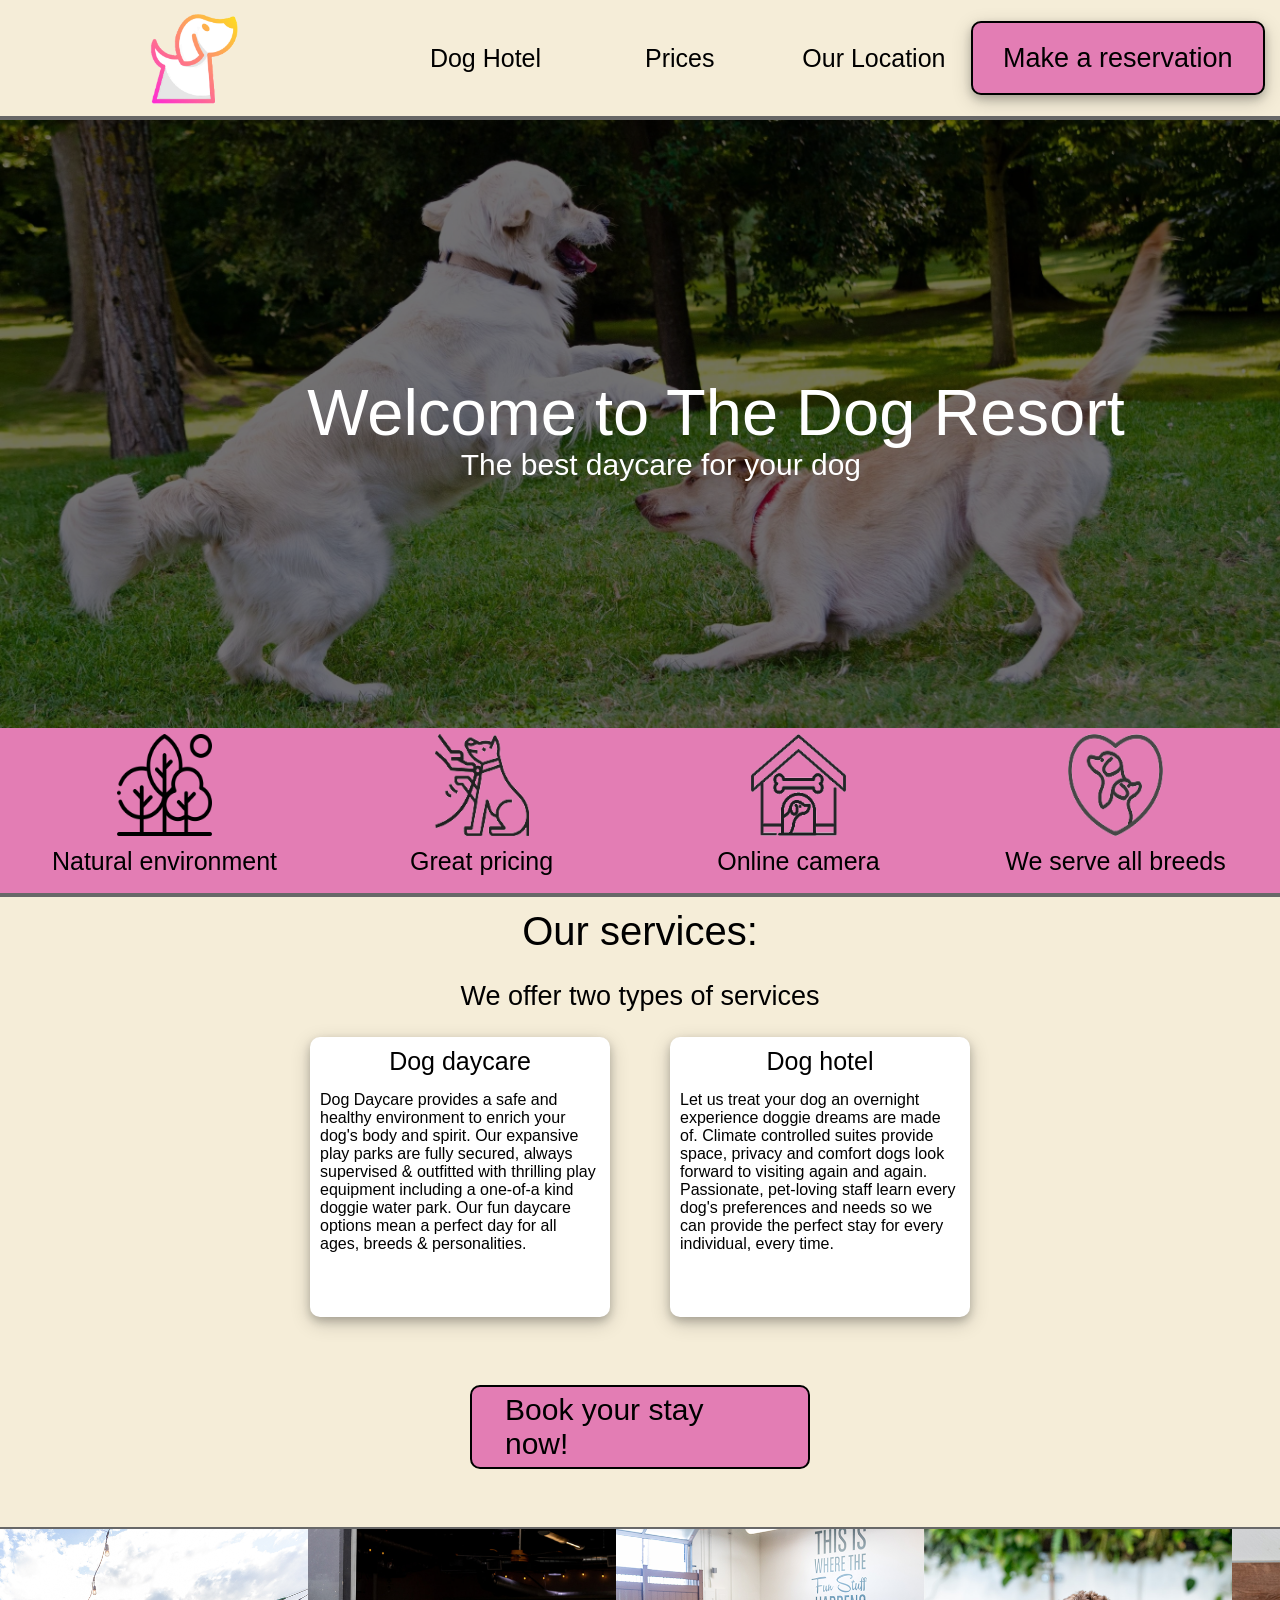
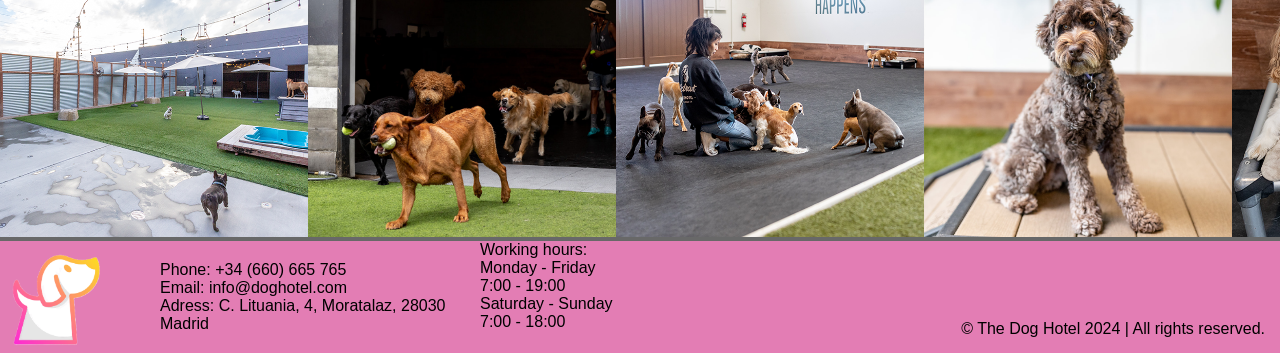
<file: index.html>
<!DOCTYPE html>
<html lang="en">
<head>
    <meta charset="UTF-8">
    <meta name="viewport" content="width=device-width, initial-scale=1.0">
    <link rel="shortcut icon" href="pics/Picture1.png" type="image/x-icon">
    <link rel="stylesheet" href="final_main.css">
    <title>The Dog Hotel</title>
</head>

<body>
    <div class="header">
        <a href="final_main.html"><img class="small_logo" src="pics/Picture1.png" alt="dog logo"></a>
        <a class="header_links" href="final_doghotel/final_doghotel.html">Dog Hotel</a>
        <a class="header_links" href="final_prices/final_prices.html">Prices</a>
        <a class="header_links" href="final_map/final_map.html">Our Location</a>
        <a class="header_button" href="final_reservation/final_reservation.html">Make a reservation</a>
    </div>


    <div class="pic_welcome">
        <img class="dogs_play" src="pics/big_main_dogs.jpg" alt="dogs play">
        <div class="welcome">Welcome to The Dog Resort</div>
        <div class="best">The best daycare for your dog</div>
    </div>
    <div class="hotel_pros">
        <img class="icon" src="pics/nature.png" alt="nature icon">
        <img class="icon" src="pics/dog-training-icon.png" alt="dog icon">
        <img class="icon" src="pics/dog-boarding-icon.png" alt="dog icon">
        <img class="icon" src="pics/dog-daycare-icon.png" alt="dog icon">
        <p class="sign">Natural environment</p>
        <p class="sign">Great pricing</p>
        <p class="sign">Online camera</p>
        <p class="sign">We serve all breeds</p>
    </div>


    <div class="services">
        <p class="our">Our services:</p>
        <p class="two">We offer two types of services</p>
        <div class="twin_daycare">
            <p class="daycare_heading">Dog daycare</p>
            <p class="daycare_text">Dog Daycare provides a safe and healthy environment to enrich your dog's body and spirit. Our expansive play parks are fully secured, always supervised & 
                outfitted with thrilling play equipment including a one-of-a kind doggie water park. Our fun daycare options mean a perfect day for all ages, breeds & 
                personalities.</p>
        </div>
        <div class="twin_hotel">
            <p class="hotel_heading">Dog hotel</p>
            <p class="hotel_text">Let us treat your dog an overnight experience doggie dreams are made of. Climate controlled suites provide space, privacy and comfort dogs look 
                forward to visiting again and again. Passionate, pet-loving staff learn every dog's preferences and needs so we can provide the perfect stay for 
                every individual, every time.</p>
        </div>
        <a class="services_button" href="final_reservation/final_reservation.html">Book your stay now!</a>
    </div>

    
    <div class="end_pics">
        <img class="dog_pics" src="pics/1.webp" alt="1">
        <img class="dog_pics" src="pics/2.jpg" alt="2">
        <img class="dog_pics" src="pics/3.webp" alt="3">
        <img class="dog_pics" src="pics/4.webp" alt="4">
        <img class="dog_pics" src="pics/5.webp" alt="5">
    </div>


    <div class="footer">
        <img class="small_logo" src="pics/Picture1.png" alt="dog logo">
        <p class="info">Phone: +34 (660) 665 765 <br> Email: info@doghotel.com <br> Adress: C. Lituania, 4, Moratalaz, 28030 Madrid</p>
        <p class="working_hours"> Working hours: <br> Monday - Friday <br> 7:00 - 19:00 <br> Saturday - Sunday <br> 7:00 - 18:00</p>
        <p class="rights">© The Dog Hotel 2024 | All rights reserved.</p>
    </div>
</body>
</html>
</file>
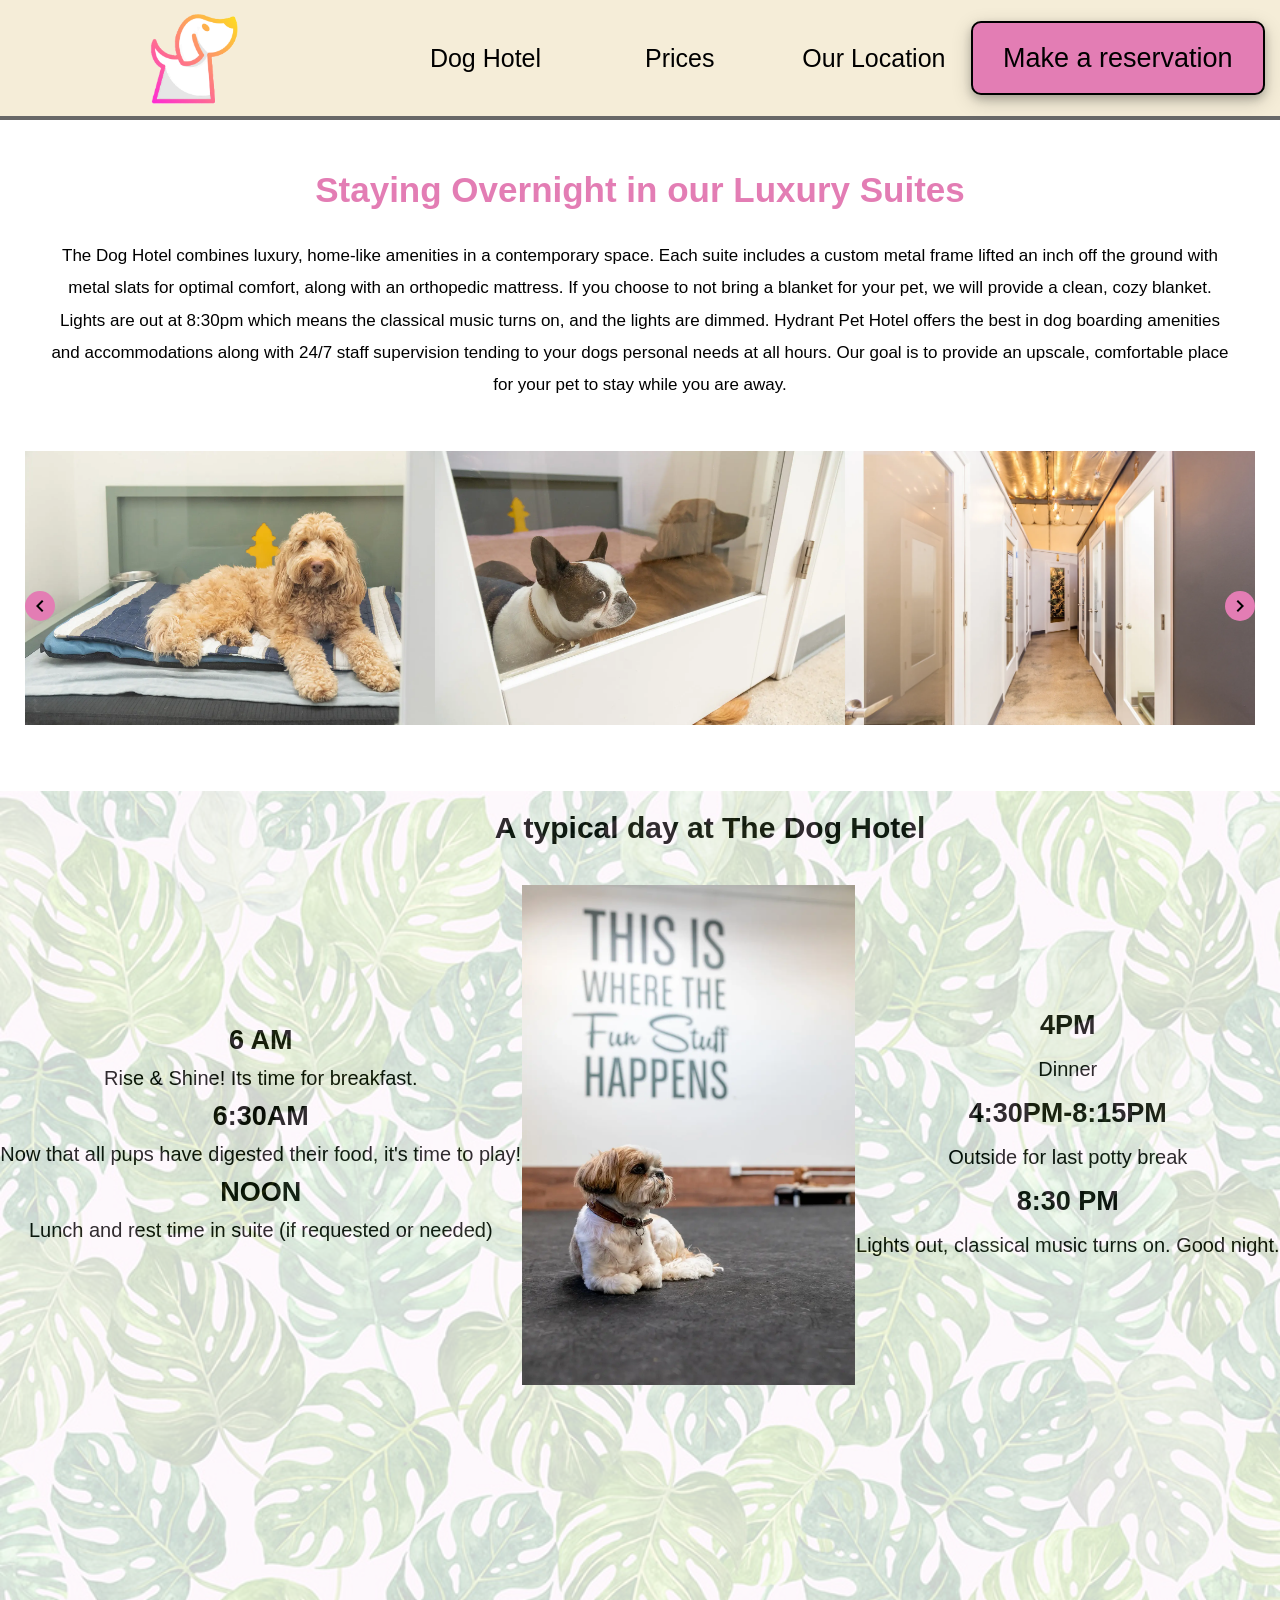
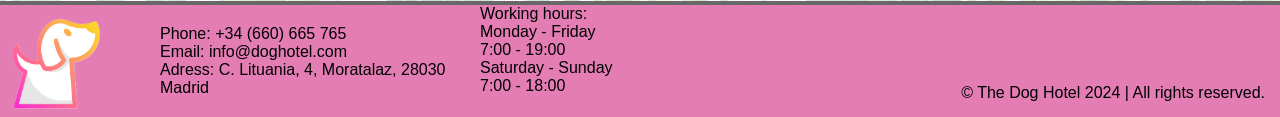
<file: final_doghotel/final_doghotel.html>
<!DOCTYPE html>
<html lang="en">
<head>
  <meta charset="UTF-8">
  <meta name="viewport" content="width=device-width, initial-scale=1.0">
  <title>Our hotel</title>
  <link rel="shortcut icon" href="pics/Picture1.png" type="image/x-icon">
  <link rel="stylesheet" href="final_doghotel.css">
  <script src="https://code.jquery.com/jquery-3.6.4.min.js"></script>
</head>

<body>
    <div class="header">
        <a href="../index.html"><img class="small_logo" src="pics/Picture1.png" alt="dog logo"></a>
        <a class="header_links" href="final_doghotel.html">Dog Hotel</a>
        <a class="header_links" href="../final_prices/final_prices.html">Prices</a>
        <a class="header_links" href="../final_map/final_map.html">Our Location</a>
        <a class="header_button" href="../final_reservation/final_reservation.html">Make a reservation</a>
    </div>
    <div class="big">
        Staying Overnight in our Luxury Suites
    </div>
    <div class="small">
        The Dog Hotel combines luxury, home-like amenities in a contemporary space. Each suite includes a custom metal frame lifted an inch off the ground with 
        metal slats for optimal comfort, along with an orthopedic mattress. If you choose to not bring a blanket for your pet, we will provide a clean, cozy 
        blanket. Lights are out at 8:30pm which means the classical music turns on, and the lights are dimmed. Hydrant Pet Hotel offers the best in dog boarding
         amenities and accommodations along with 24/7 staff supervision tending to your dogs personal needs at all hours.  Our goal is to provide an upscale, 
         comfortable place for your pet to stay while you are away.
    </div>
    
    
    <div class="img_carousel">
        <div class="img_carousel_inner">
            <div class="img_container">
                <img class="pic" src="pics/1.webp" alt="1">
            </div>
            <div class="img_container">
                <img class="pic" src="pics/2.webp" alt="2">
            </div>
            <div class="img_container">
                <img class="pic" src="pics/3.webp" alt="3">
            </div>
            <div class="img_container">
                <img class="pic" src="pics/4.webp" alt="4">
            </div>
            <div class="img_container">
                <img class="pic" src="pics/5.webp" alt="5">
            </div>
            <div class="img_container">
                <img class="pic" src="pics/6.webp" alt="6">
            </div>
        </div>
        <div class="buttons">
            <button class="prev" onclick="prevSlide()"><span class="material-icons">chevron_left</span></button>
            <button class="next" onclick="nextSlide()"><span class="material-icons">chevron_right</span></button>
        </div>
    </div>
        




    <div class="typical_day">
        <div class="typical_text">
            A typical day at The Dog Hotel
        </div>
        <div class="timetable_and_pics">
            <div class="morning"><p class="time">6 AM</p>
                Rise & Shine! Its time for breakfast.
                <p class="time">6:30AM</p>
                Now that all pups have digested their food, it's time to play!
                <p class="time">NOON</p>
                Lunch and rest time in suite (if requested or needed)
            </div>
            <div class="slideshow">
                <img class="slideshow_pic" id="dogpic" src="pics/11.webp" alt="">

            </div>
            <div class="evening">
                <p class="time">4PM</p>
                    Dinner
                <p class="time">4:30PM-8:15PM</p>
                    Outside for last potty break
                <p class="time">8:30 PM</p>
                    Lights out, classical music turns on. Good night.
            </div>
        </div>
    </div>




    <div class="footer">
        <img class="small_logo" src="pics/Picture1.png" alt="dog logo">
        <p class="info">Phone: +34 (660) 665 765 <br> Email: info@doghotel.com <br> Adress: C. Lituania, 4, Moratalaz, 28030 Madrid</p>
        <p class="working_hours"> Working hours: <br> Monday - Friday <br> 7:00 - 19:00 <br> Saturday - Sunday <br> 7:00 - 18:00</p>
        <p class="rights">© The Dog Hotel 2024 | All rights reserved.</p>
    </div>
    <script src="../final.js"></script>
</body>
</html>
</file>
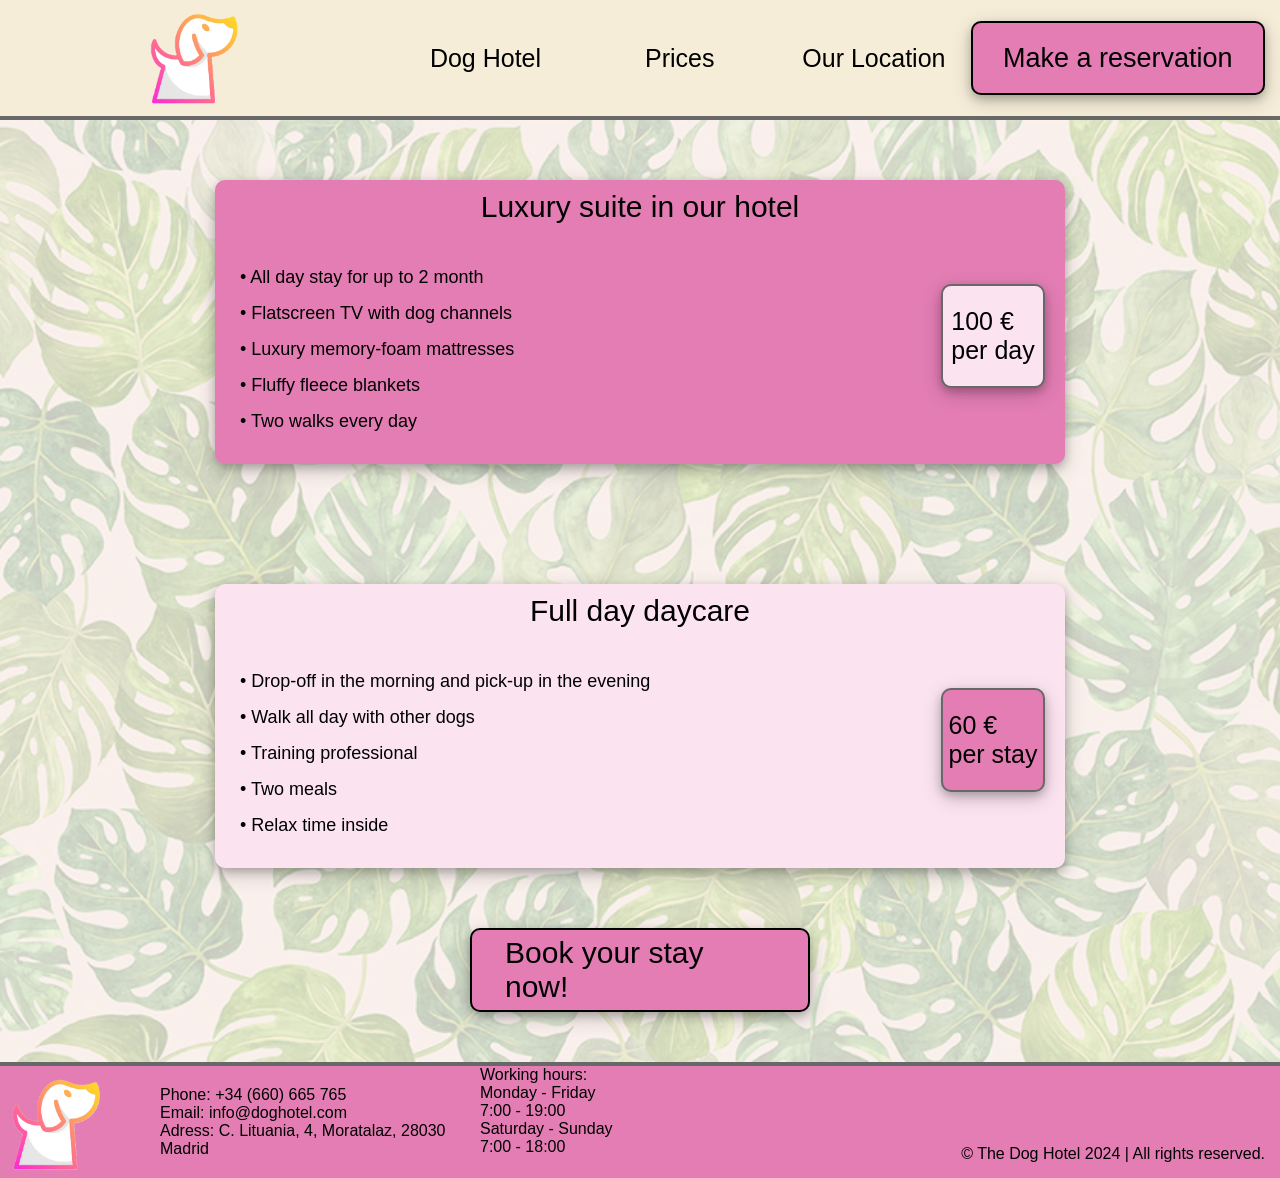
<file: final_prices/final_prices.html>
<!DOCTYPE html>
<html lang="en">
<head>
  <meta charset="UTF-8">
  <meta name="viewport" content="width=device-width, initial-scale=1.0">
  <title>Our prices</title>
  <link rel="shortcut icon" href="pics/Picture1.png" type="image/x-icon">
  <link rel="stylesheet" href="final_prices.css">
</head>

<body>
    <div class="header">
        <a href="../index.html"><img class="small_logo" src="pics/Picture1.png" alt="dog logo"></a>
        <a class="header_links" href="../final_doghotel/final_doghotel.html">Dog Hotel</a>
        <a class="header_links" href="../final_prices/final_prices.html">Prices</a>
        <a class="header_links" href="../final_map/final_map.html">Our Location</a>
        <a class="header_button" href="../final_reservation/final_reservation.html">Make a reservation</a>
    </div>


    <div class="prices">
        <div class="hotel">
            <div class="lux_suite">
                Luxury suite in our hotel
            </div>
            <div class="container">
                <div class="pros">&#x2022; All day stay for up to 2 month <br>
                    &#x2022; Flatscreen TV with dog channels <br>
                    &#x2022; Luxury memory-foam mattresses <br>
                    &#x2022; Fluffy fleece blankets <br>
                    &#x2022; Two walks every day
                </div>
                <div class="suite_price">
                    100 &#8364; <br>per day
                </div>
            </div>
        </div>
            
        <div class="daycare">
            <div class="lux_suite">
                Full day daycare
            </div>
            <div class="container">
                <div class="pros"> &#x2022; Drop-off in the morning and pick-up in the evening <br>
                    &#x2022; Walk all day with other dogs <br>
                    &#x2022; Training professional <br>
                    &#x2022; Two meals <br>
                    &#x2022; Relax time inside
                </div>
                <div class="daycare_price">
                    60 &#8364; <br>per stay
                </div>
            </div>
        </div>
        <a class="services_button" href="../final_reservation/final_reservation.html">Book your stay now!</a>
    </div>

    

    <div class="footer">
        <img class="small_logo" src="pics/Picture1.png" alt="dog logo">
        <p class="info">Phone: +34 (660) 665 765 <br> Email: info@doghotel.com <br> Adress: C. Lituania, 4, Moratalaz, 28030 Madrid</p>
        <p class="working_hours"> Working hours: <br> Monday - Friday <br> 7:00 - 19:00 <br> Saturday - Sunday <br> 7:00 - 18:00</p>
        <p class="rights">© The Dog Hotel 2024 | All rights reserved.</p>
    </div>
    <script src="../final.js"></script>
</body>
</html>
</file>
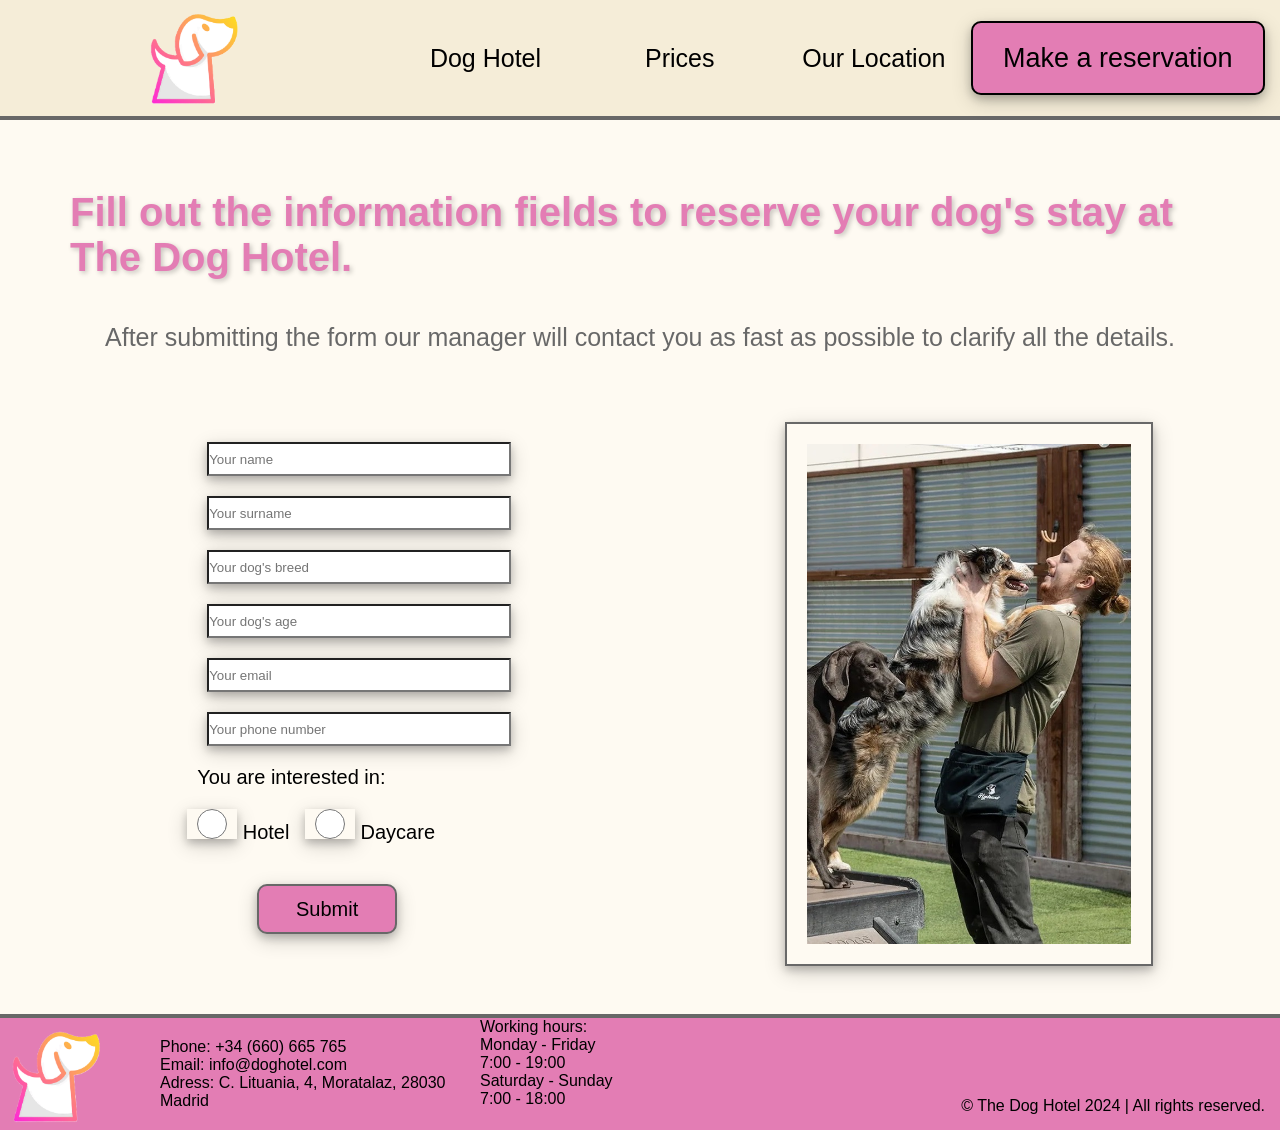
<file: final_reservation/final_reservation.html>
<!DOCTYPE html>
<html lang="en">
<head>
  <meta charset="UTF-8">
  <meta name="viewport" content="width=device-width, initial-scale=1.0">
  <title>Reserve a stay</title>
  <link rel="shortcut icon" href="pics/Picture1.png" type="image/x-icon">
  <link rel="stylesheet" href="final_reservation.css">
</head>

<body>
    <div class="header">
        <a href="../index.html"><img class="small_logo" src="pics/Picture1.png" alt="dog logo"></a>
        <a class="header_links" href="../final_doghotel/final_doghotel.html">Dog Hotel</a>
        <a class="header_links" href="../final_prices/final_prices.html">Prices</a>
        <a class="header_links" href="../final_map/final_map.html">Our Location</a>
        <a class="header_button" href="final_reservation.html">Make a reservation</a>
    </div>


    <div class="text_info">
        <p class="one">Fill out the information fields to reserve your dog's stay at The Dog Hotel.
        </p><br> 
        <p class="two">After submitting the form our manager will contact you as fast as possible to clarify all the details.
        </p>
    </div>


    <div class="form">
        <div class="reserve">
            <form id="myForm" action="../index.html">
                <div class="kid">
                <input type="text" name="name" id="" placeholder="Your name" required>
                </div>
                <div class="kid">
                <input type="text" name="surname" id="" placeholder="Your surname" required>
                </div>
                <div class="kid">
                <input type="text" name="dog_breed" id="" placeholder="Your dog's breed" required>
                </div>
                <div class="kid">
                <input type="number" name="dog_age" id="" placeholder="Your dog's age" required>
                </div>
                 <div class="kid">
                <input type="email" name="email" id="" placeholder="Your email" required>
                </div>
                <div class="kid">
                <input type="tel" name="phone" id="" placeholder="Your phone number" required>
                </div>
                <div class="kidradio">
                <legend>You are interested in:</legend>
                <input class="radio" type="radio" name="interest" id="hotel" required>
                <label for="hotel">Hotel</label>
                <input class="radio" type="radio" name="interest" id="daycare" required>
                <label for="daycare">Daycare</label>
                </div>
                <div class="kid">
                <input class="submit" type="submit" value="Submit" id="submitbut">
                </div>
            </form>
        </div>
        <div class="slideshow">
            <img class="slideshow_pic" id="dogpic" src="pics/11.jpg" alt="">
        </div>
    </div>


    <div class="footer">
        <img class="small_logo" src="pics/Picture1.png" alt="dog logo">
        <p class="info">Phone: +34 (660) 665 765 <br> Email: info@doghotel.com <br> Adress: C. Lituania, 4, Moratalaz, 28030 Madrid</p>
        <p class="working_hours"> Working hours: <br> Monday - Friday <br> 7:00 - 19:00 <br> Saturday - Sunday <br> 7:00 - 18:00</p>
        <p class="rights">© The Dog Hotel 2024 | All rights reserved.</p>
    </div>
<script src="../final.js"></script>
</body>
</html>
</file>
<file: final_main.css>
*{
    margin: 0;
    padding: 0;
    font-family: 'Segoe UI', Tahoma, Geneva, Verdana, sans-serif;
}

.header{
    background-color: #F5EDD8;
    display: grid;
    grid-template-columns: 2fr 1fr 1fr 1fr 1fr;
    align-items: center;
    justify-items: center;
    border-bottom: 4px solid #686868;
}
.small_logo{
    max-width: 98px;
    justify-self: flex-start;
    margin: 7px;
}
.header_links{
    text-decoration: none;
    color: black;
    font-size: 25px;
}
.header_button{
    text-decoration: none;
    color: black;
    font-size: 27px;
    background-color: #E37DB4;
    padding: 10px 30px 10px 30px;
    border: solid black 2px;
    border-radius: 10px;
    width: 230px;
    height: 50px;
    display: flex;
    align-items: center;
    margin-right: 15px;
    box-shadow: 0 4px 8px 0 rgba(0, 0, 0, 0.2), 0 6px 20px 0 rgba(0, 0, 0, 0.19);
    transition: all 0.3s ease;
}
.header_button:hover{
    transform: scale(1.03); 
    background-color: #da8531; 
    color: #fff;
    box-shadow: 0 5px 9px 0 rgba(0, 0, 0, 0.5), 0 7px 21px 0 rgba(0, 0, 0, 0.4);
}


.pic_welcome{
    display: flex;
    position: relative;
    text-align: center;
    color: white;
}
.dogs_play{
    width: 100%;
    height: 100%;
    filter: brightness(45%);
}
.welcome{
    position: absolute;
    top: 42%;
    left: 24%;
    font-size: 65px;
}
.best{
    position: absolute;
    top: 54%;
    left: 36%;
    font-size: 30px;
}


.hotel_pros{
    background-color: #E37DB4;
    padding: 6px;
    display: grid;
    grid-template-columns: 1fr 1fr 1fr 1fr;
    grid-template-rows: 2fr 1fr;
    justify-items: center;
    align-items: center;
    border-bottom: 4px solid #686868;
}
.icon{
    width: 95px;
    height: 102px;
    box-sizing: border-box;
    transition: all 0.3s ease;
}
.icon:hover{
    transform: scale(1.03);    
}
.sign{
    font-size: 25px;
}


.services{
    background-color: #F5EDD8;
    display: grid;
    grid-template-columns: 1fr 1fr;
    grid-template-rows: 70px 60px 300px 200px;
    align-items: center;
    justify-items: center;

}
.our{
    grid-area: 1/1/1/3;
    font-size: 40px;
}
.two{
    grid-area: 2/1/2/3;
    font-size: 27px;
}
.services_button{
    grid-area: 4/1/4/3;
    text-decoration: none;
    color: black;
    font-size: 30px;
    background-color: #E37DB4;
    padding: 10px 33px 10px 33px;
    border: solid black 2px;
    border-radius: 10px;
    width: 270px;
    height: 60px;
    display: flex;
    align-items: center;
        transition: all 0.3s ease;
}
.services_button:hover{
    padding: 15px 35px; 
    background-color: #da8531; 
    color: #fff;
}
.twin_daycare{
    display: flex;
    flex-wrap: wrap;
    flex-direction: column;
    background-color: white;
    width: 300px;
    height: 280px;
    justify-self: flex-end;
    margin-right: 30px;
    border-radius: 10px;
    box-shadow: 0 4px 8px 0 rgba(0, 0, 0, 0.2), 0 6px 20px 0 rgba(0, 0, 0, 0.19);
    transition: all 0.3s ease;
}
.twin_daycare:hover{
    padding: 5px 5px;
    box-shadow: 0 5px 9px 0 rgba(0, 0, 0, 0.5), 0 7px 21px 0 rgba(0, 0, 0, 0.4);
}
.twin_hotel{
    display: flex;
    flex-wrap: wrap;
    flex-direction: column;
    background-color: white;
    width: 300px;
    height: 280px;
    justify-self: flex-start;
    margin-left: 30px;
    border-radius: 10px;
    box-shadow: 0 4px 8px 0 rgba(0, 0, 0, 0.2), 0 6px 20px 0 rgba(0, 0, 0, 0.19);
    transition: all 0.3s ease;
}
.twin_hotel:hover{
    padding: 5px 5px;
    box-shadow: 0 5px 9px 0 rgba(0, 0, 0, 0.5), 0 7px 21px 0 rgba(0, 0, 0, 0.4);
}
.daycare_heading{
    display: flex;
    justify-content: center;
    margin: 10px;
    font-size: 25px;
}
.hotel_heading{
    display: flex;
    justify-content: center;
    margin: 10px;
    font-size: 25px;
}
.daycare_text{
    margin: 5px 10px 10px 10px;
}
.hotel_text{
    margin: 5px 10px 10px 10px;
}


.end_pics{
    display: flex;
    border-bottom: 4px solid #686868;
    border-top: 2px solid #686868;;
}
.dog_pics{
    width: 308px;
}


.footer{
    display: grid;
    grid-template-columns: 1fr 2fr 2fr 3fr;
    background-color: #E37DB4;
}
.info{
    align-self: center;
}
.rights{
    align-self: flex-end;
    justify-self: flex-end;
    margin: 15px;
}
</file>
<file: final_doghotel/final_doghotel.css>
@import url("https://fonts.googleapis.com/icon?family=Material+Icons");
*{
    margin: 0;
    padding: 0;
    font-family: 'Segoe UI', Tahoma, Geneva, Verdana, sans-serif;
}

.header{
    background-color: #F5EDD8;
    display: grid;
    grid-template-columns: 2fr 1fr 1fr 1fr 1fr;
    align-items: center;
    justify-items: center;
    border-bottom: 4px solid #686868;
}
.small_logo{
    max-width: 98px;
    justify-self: flex-start;
    margin: 7px;
}
.header_links{
    text-decoration: none;
    color: black;
    font-size: 25px;
}
.header_button{
    text-decoration: none;
    color: black;
    font-size: 27px;
    background-color: #E37DB4;
    padding: 10px 30px 10px 30px;
    border: solid black 2px;
    border-radius: 10px;
    width: 230px;
    height: 50px;
    display: flex;
    align-items: center;
    margin-right: 15px;
    box-shadow: 0 4px 8px 0 rgba(0, 0, 0, 0.2), 0 6px 20px 0 rgba(0, 0, 0, 0.19);
    transition: all 0.3s ease;
}
.header_button:hover{
    transform: scale(1.03); 
    background-color: #da8531; 
    color: #fff;
    box-shadow: 0 5px 9px 0 rgba(0, 0, 0, 0.5), 0 7px 21px 0 rgba(0, 0, 0, 0.4);
}


.big{
    display: flex;
    justify-content: center;
    font-size: 35px;
    margin: 50px 50px 30px 50px;
    font-weight: 900;
    color: #E37DB4;
}
.small{
    display: flex;
    justify-content: center;
    font-size: 17px;
    text-align: center;
    margin: 0px 50px 50px 50px;
    line-height: 190%;
}




.img_carousel {
    position: relative;
    overflow: hidden;
    width: 100%;
    max-width: 1230px;
    margin: auto;
    margin-bottom: 60px;
}

.img_carousel_inner {
    display: flex;
    transition: transform 0.5s ease-in-out;
}

.img_container {
    width: 100%;
    height: auto; 
}

.pic {
    width: 410px;
    height: auto;
}

.buttons {
    position: absolute;
    top: 50%;
    width: 100%;
    display: flex;
    justify-content: space-between;
}

button {
    font-size: 24px;
    cursor: pointer;
    border-radius: 50%;
    background-color: #E37DB4;
    border: none;
    width: 30px;
    height: 30px;
}
.material-icons {
    display: flex;
    justify-content: center;
}




.typical_day{
    position: relative; 
    width: 100%;
    height: 90vh;
    display: flex;
    flex-direction: column;
    align-items: center;
    justify-content: flex-start;
    border-bottom: 4px solid #686868;
}
.typical_day::before{
    content: "";
    position: absolute;
    top: 0px;
    right: 0px;
    height: 100%;
    width: 100%;
    background-image: url('pics/Monstera-deliciosa.jpg');
    background-size: cover;
    opacity: 0.2;
}
.typical_text{
    font-size: 30px;
    margin: 20px 20px 40px 160px;
    font-weight: 600;

}
.timetable_and_pics{
    width: 100%;
    display: flex;
    justify-content: space-around;
}

.slideshow_pic{
    position: relative;
    display: block;
    height: 500px;
    width: auto;
    transition: 5s;
}
.morning{
    display: flex;
    flex-direction: column;
    justify-content: center;
    align-items: center;
    font-size: 20px;
    line-height: 190%;
}
.evening{
    display: flex;
    flex-direction: column;
    justify-content: center;
    align-items: center;
    font-size: 20px;
    line-height: 220%;
}
.time{
    font-size: 27px;
    font-weight: 600;
}

.footer{
    display: grid;
    grid-template-columns: 1fr 2fr 2fr 3fr;
    background-color: #E37DB4;
}
.info{
    align-self: center;
}
.rights{
    align-self: flex-end;
    justify-self: flex-end;
    margin: 15px;
}
</file>
<file: final_prices/final_prices.css>
*{
    margin: 0;
    padding: 0;
    font-family: 'Segoe UI', Tahoma, Geneva, Verdana, sans-serif;
}

.header{
    background-color: #F5EDD8;
    display: grid;
    grid-template-columns: 2fr 1fr 1fr 1fr 1fr;
    align-items: center;
    justify-items: center;
    border-bottom: 4px solid #686868;
}
.small_logo{
    max-width: 98px;
    justify-self: flex-start;
    margin: 7px;
}
.header_links{
    text-decoration: none;
    color: black;
    font-size: 25px;
}
.header_button{
    text-decoration: none;
    color: black;
    font-size: 27px;
    background-color: #E37DB4;
    padding: 10px 30px 10px 30px;
    border: solid black 2px;
    border-radius: 10px;
    width: 230px;
    height: 50px;
    display: flex;
    align-items: center;
    margin-right: 15px;
    box-shadow: 0 4px 8px 0 rgba(0, 0, 0, 0.2), 0 6px 20px 0 rgba(0, 0, 0, 0.19);
    transition: all 0.3s ease;
}
.header_button:hover{
    transform: scale(1.03); 
    background-color: #da8531; 
    color: #fff;
    box-shadow: 0 5px 9px 0 rgba(0, 0, 0, 0.5), 0 7px 21px 0 rgba(0, 0, 0, 0.4);
}


.prices{
    background-color: #fbf6ec;
    display: flex;
    flex-direction: column;
    align-items: center;
    justify-content: space-around;
    position: relative;
}
.prices::before{
    content: "";
    position: absolute;
    top: 0px;
    right: 0px;
    height: 100%;
    width: 100%;
    background-image: url('pics/Monstera-deliciosa.jpg');
    background-size: cover;
    opacity: 0.2;
}
.hotel{
    background-color: #E37DB4;
    width: 850px;
    margin: 60px;
    border-radius: 10px;
    display: flex;
    flex-direction: column;
    position: relative;
    box-sizing: border-box;
    box-shadow: 0 4px 8px 0 rgba(0, 0, 0, 0.2), 0 6px 20px 0 rgba(0, 0, 0, 0.19);
    transition: all 0.3s ease;
}
.hotel:hover{
    transform: scale(1.02);
    box-shadow: 0 5px 9px 0 rgba(0, 0, 0, 0.5), 0 7px 21px 0 rgba(0, 0, 0, 0.4);
}
.daycare{
    background-color: #fbe3f0;
    width: 850px;
    margin: 60px;
    border-radius: 10px;
    display: flex;
    flex-direction: column;
    justify-content: center;
    position: relative;
    box-sizing: border-box;
    box-shadow: 0 4px 8px 0 rgba(0, 0, 0, 0.2), 0 6px 20px 0 rgba(0, 0, 0, 0.19);
    transition: all 0.3s ease;
}
.daycare:hover{
    transform: scale(1.02);
    box-shadow: 0 5px 9px 0 rgba(0, 0, 0, 0.5), 0 7px 21px 0 rgba(0, 0, 0, 0.4);
}
.lux_suite{
    font-size: 30px;
    display: flex;
    justify-content: center;
    margin: 10px 0px 10px 0px;
}
.container{
    display: flex;
    justify-content: space-between;
}
.pros{
    font-size: 18px;
    margin: 25px;
    line-height: 200%;
}
.suite_price{
    display: flex;
    align-items: center;
    justify-content: center;
    width: 100px;
    height: 100px;
    border: 2px solid #686868;
    background-color: #fbe3f0;
    margin: 50px 20px 20px 20px;
    border-radius: 10px;
    font-size: 25px;
    box-shadow: 0 4px 8px 0 rgba(0, 0, 0, 0.2), 0 6px 20px 0 rgba(0, 0, 0, 0.19);
}
.daycare_price{
    display: flex;
    align-items: center;
    justify-content: center;
    width: 100px;
    height: 100px;
    border: 2px solid #686868;
    background-color: #E37DB4;
    margin: 50px 20px 20px 20px;
    border-radius: 10px;
    font-size: 25px;
    box-shadow: 0 4px 8px 0 rgba(0, 0, 0, 0.2), 0 6px 20px 0 rgba(0, 0, 0, 0.19);
}


.services_button{
    position: relative;
    grid-area: 4/1/4/3;
    text-decoration: none;
    color: black;
    font-size: 30px;
    background-color: #E37DB4;
    padding: 10px 33px 10px 33px;
    border: solid black 2px;
    border-radius: 10px;
    width: 270px;
    height: 60px;
    display: flex;
    align-items: center;
    margin-bottom: 50px;
    box-shadow: 0 4px 8px 0 rgba(0, 0, 0, 0.2), 0 6px 20px 0 rgba(0, 0, 0, 0.19);
    transition: all 0.3s ease;
}
.services_button:hover{
    transform: scale(1.03); 
    background-color: #da8531; 
    color: #fff;
    box-shadow: 0 5px 9px 0 rgba(0, 0, 0, 0.5), 0 7px 21px 0 rgba(0, 0, 0, 0.4);
}



.footer{
    display: grid;
    grid-template-columns: 1fr 2fr 2fr 3fr;
    background-color: #E37DB4;
    border-top: 4px solid #686868;
}
.info{
    align-self: center;
}
.rights{
    align-self: flex-end;
    justify-self: flex-end;
    margin: 15px;
}
</file>
<file: final_reservation/final_reservation.css>
*{
    margin: 0;
    padding: 0;
    font-family: 'Segoe UI', Tahoma, Geneva, Verdana, sans-serif;
}

.header{
    background-color: #F5EDD8;
    display: grid;
    grid-template-columns: 2fr 1fr 1fr 1fr 1fr;
    align-items: center;
    justify-items: center;
    border-bottom: 4px solid #686868;
}
.small_logo{
    max-width: 98px;
    justify-self: flex-start;
    margin: 7px;
}
.header_links{
    text-decoration: none;
    color: black;
    font-size: 25px;
}
.header_button{
    text-decoration: none;
    color: black;
    font-size: 27px;
    background-color: #E37DB4;
    padding: 10px 30px 10px 30px;
    border: solid black 2px;
    border-radius: 10px;
    width: 230px;
    height: 50px;
    display: flex;
    align-items: center;
    margin-right: 15px;
    box-shadow: 0 4px 8px 0 rgba(0, 0, 0, 0.2), 0 6px 20px 0 rgba(0, 0, 0, 0.19);
    transition: all 0.3s ease;
}
.header_button:hover{
    transform: scale(1.03); 
    background-color: #da8531; 
    color: #fff;
    box-shadow: 0 5px 9px 0 rgba(0, 0, 0, 0.5), 0 7px 21px 0 rgba(0, 0, 0, 0.4);
}


.text_info{
    display: flex;
    flex-direction: column;
    align-items: center;
    justify-content: center;
    padding: 70px;
    background-color: #fefaf2;
}
.one{
    font-size: 40px;
    padding-bottom: 25px;
    font-weight: 650;
    color: #E37DB4;
    text-shadow: 2px 2px 5px rgba(0, 0, 0, 0.225);
}
.two{
    font-size: 25px;
    color: #686868;
}


.form{
    display: flex;
    background-color: #fefaf2;
    justify-content: space-around;
    padding-bottom: 40px;
}

.reserve{
    display: flex;
    flex-direction: column;
    padding-left: 50px;
}
.kid{
    margin: 20px;
}
input{
    margin-left: 10px;
    width: 300px;
    height: 30px;
    box-shadow: 0 4px 8px 0 rgba(0, 0, 0, 0.2), 0 6px 20px 0 rgba(0, 0, 0, 0.19);
}
legend{
    margin: 20px;
    font-size: 20px;
}
.kidradio{
    font-size: 20px;
}
.radio{
    width: 50px;
}
.submit{
    padding: 5px 15px;
    font-size: 20px;
    margin: 20px 50px 20px 60px;
    width: 140px;
    height: 50px;
    background-color: #E37DB4;
    border-radius: 10px;
    border: 2px solid #686868;
    cursor: pointer;
    transition: all 0.3s ease;
    box-sizing: border-box;
}
.submit:hover{
    transform: scale(1.03); 
    background-color: #da8531; 
    color: #fff;
    box-shadow: 0 5px 9px 0 rgba(0, 0, 0, 0.5), 0 7px 21px 0 rgba(0, 0, 0, 0.4);
}

.slideshow_pic{
    padding: 20px;
    border: 2px solid #686868;
    position: relative;
    display: block;
    height: 500px;
    width: auto;
    transition: 5s;
    box-shadow: 0 4px 8px 0 rgba(0, 0, 0, 0.2), 0 6px 20px 0 rgba(0, 0, 0, 0.19);
}


.footer{
    display: grid;
    grid-template-columns: 1fr 2fr 2fr 3fr;
    background-color: #E37DB4;
    border-top: 4px solid #686868;
}
.info{
    align-self: center;
}
.rights{
    align-self: flex-end;
    justify-self: flex-end;
    margin: 15px;
}
</file>
